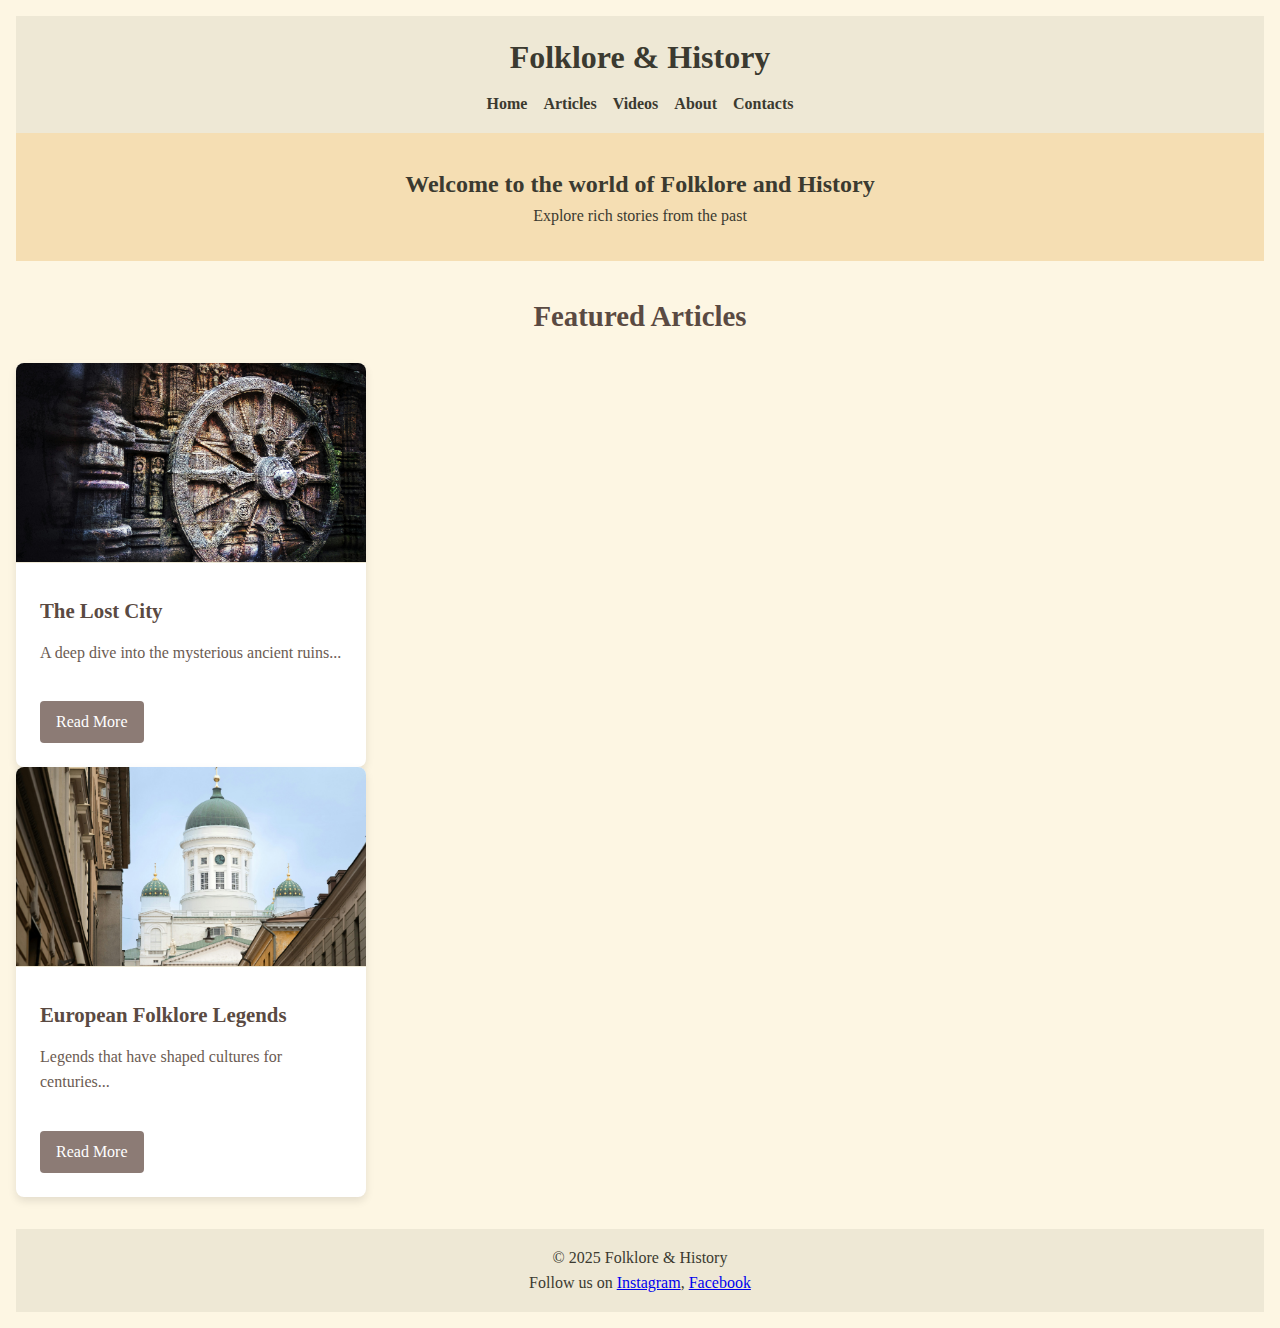
<file: index.html>
<!DOCTYPE html>
<html lang="en">
<head>
  <meta charset="UTF-8" />
  <meta name="viewport" content="width=device-width, initial-scale=1.0" />
  <title>Folklore & History</title>
  <link rel="stylesheet" href="css/style.css" />
</head>
<body>
  <header>
    <h1>Folklore & History</h1>
    <nav>
      <ul class="nav-links">
        <li><a href="index.html">Home</a></li>
        <li><a href="articles.html">Articles</a></li>
        <li><a href="videos.html">Videos</a></li>
        <li><a href="about.html">About</a></li>
        <li><a href="contacts.html">Contacts</a></li>
      </ul>
    </nav>
  </header>

  <main>
    <section class="hero">
      <h2>Welcome to the world of Folklore and History</h2>
      <p>Explore rich stories from the past</p>
    </section>

    <section class="featured">
      <h3>Featured Articles</h3>
      <div class="articles-container">
        <article class="card">
          <img src="images/ancient_ruins.jpg" alt="Ancient Ruins">
          <div class="card-content">
            <h4>The Lost City</h4>
            <p>A deep dive into the mysterious ancient ruins...</p>
            <a href="#" class="read-more">Read More</a>
          </div>
        </article>
        <article class="card">
          <img src="images/helsinki.jpg" alt="Folklore Image">
          <div class="card-content">
            <h4>European Folklore Legends</h4>
            <p>Legends that have shaped cultures for centuries...</p>
            <a href="#" class="read-more">Read More</a>
          </div>
        </article>
      </div>
    </section>
  </main>

  <footer>
    <p>&copy; 2025 Folklore & History</p>
    <p>Follow us on 
      <a href="#">Instagram</a>, 
      <a href="#">Facebook</a>
    </p>
  </footer>
</body>
</html>
</file>
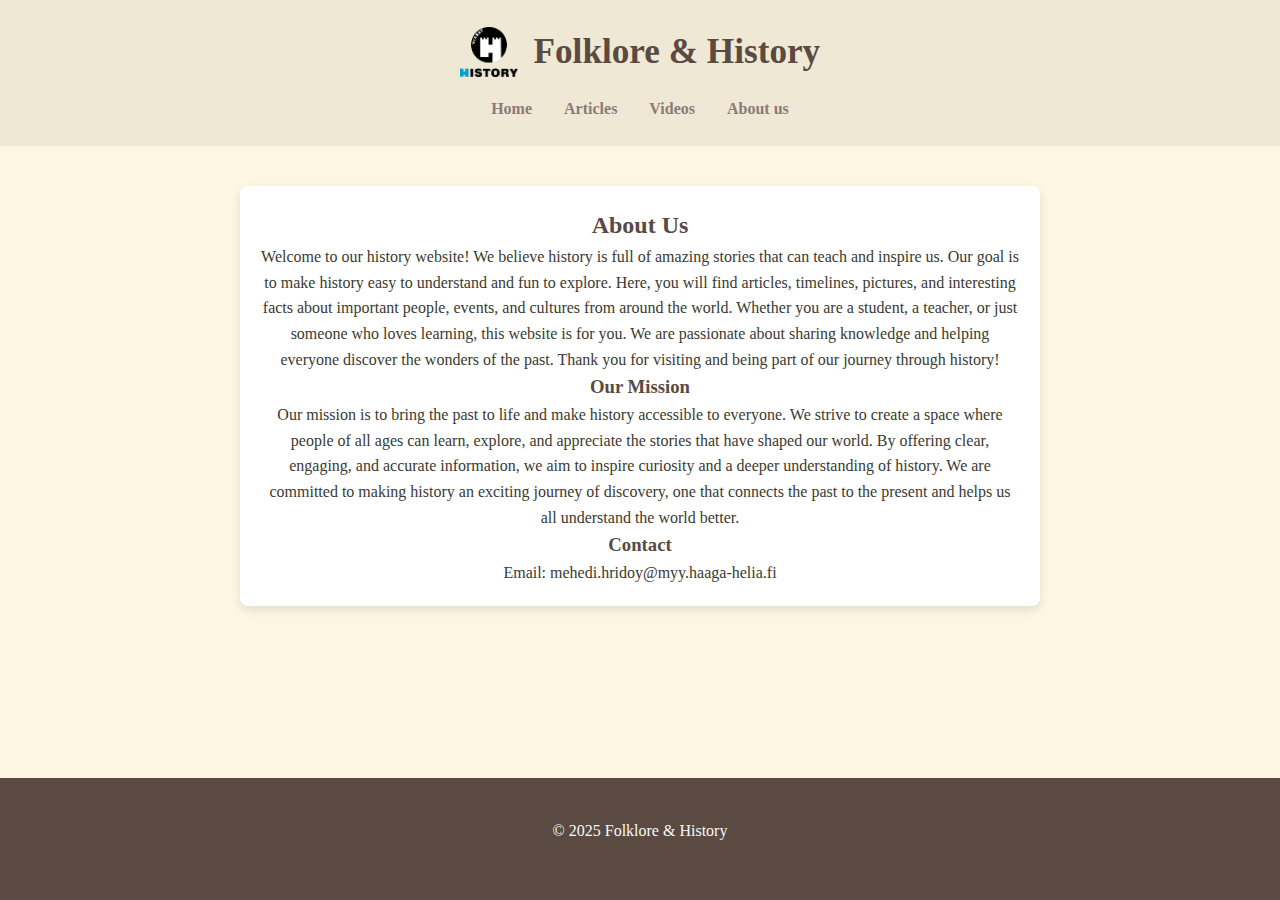
<file: about.html>
<!DOCTYPE html>
<html lang="en">
<head>
  <meta charset="UTF-8" />
  <meta name="viewport" content="width=device-width, initial-scale=1.0" />
  <title>About - Folklore & History</title>
  <link rel="stylesheet" href="css/baseStyle.css" />
  <link rel="stylesheet" href="css/AboutStyle.css">
</head>
<body>
  <header>
    <div class="logo-title">
      <img src="images/viasat-history-seeklogo.png" alt="Folklore & History Logo" class="logo">
      <h1>Folklore & History</h1>
    </div>
    <nav>
      <ul class="nav-links">
        <li><a href="index.html">Home</a></li>
        <li><a href="article_list.html">Articles</a></li>
        <li><a href="videos.html">Videos</a></li>
        <li><a href="about.html">About us</a></li>
        
      </ul>
    </nav>
  </header>

  <main>
    <section class="about">
      <h2>About Us</h2>
      <p>Welcome to our history website!
        We believe history is full of amazing stories that can teach and inspire us. Our goal is to make history easy to understand and fun to explore.
        
        Here, you will find articles, timelines, pictures, and interesting facts about important people, events, and cultures from around the world. Whether you are a student, a teacher, or just someone who loves learning, this website is for you.
        
        We are passionate about sharing knowledge and helping everyone discover the wonders of the past. Thank you for visiting and being part of our journey through history!</p>
      <h3>Our Mission</h3>
      <p>Our mission is to bring the past to life and make history accessible to everyone. We strive to create a space where people of all ages can learn, explore, and appreciate the stories that have shaped our world. By offering clear, engaging, and accurate information, we aim to inspire curiosity and a deeper understanding of history.

        We are committed to making history an exciting journey of discovery, one that connects the past to the present and helps us all understand the world better.</p>
      <h3>Contact</h3>
      <p>Email: mehedi.hridoy@myy.haaga-helia.fi</p>
    </section>
  </main>

  <footer>
    <p>&copy; 2025 Folklore & History</p>
  </footer>
</body>
</html>
</file>
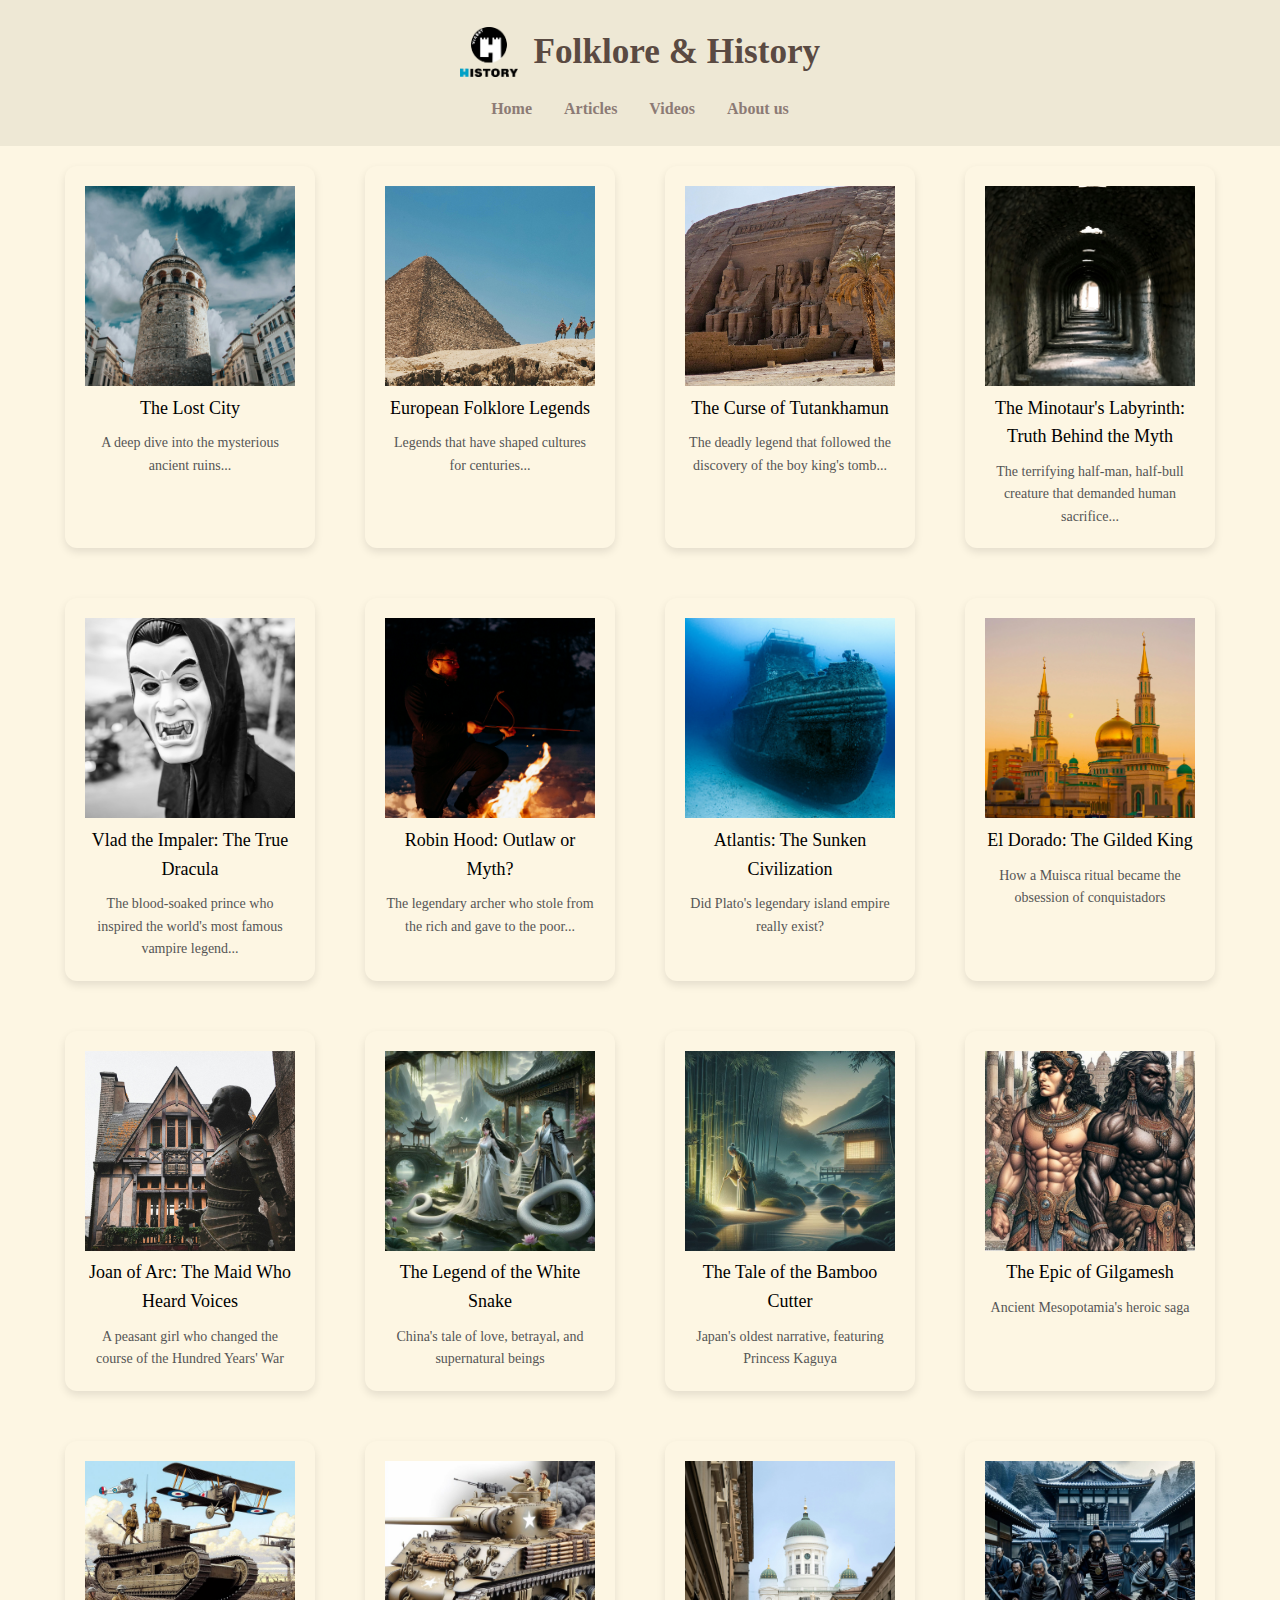
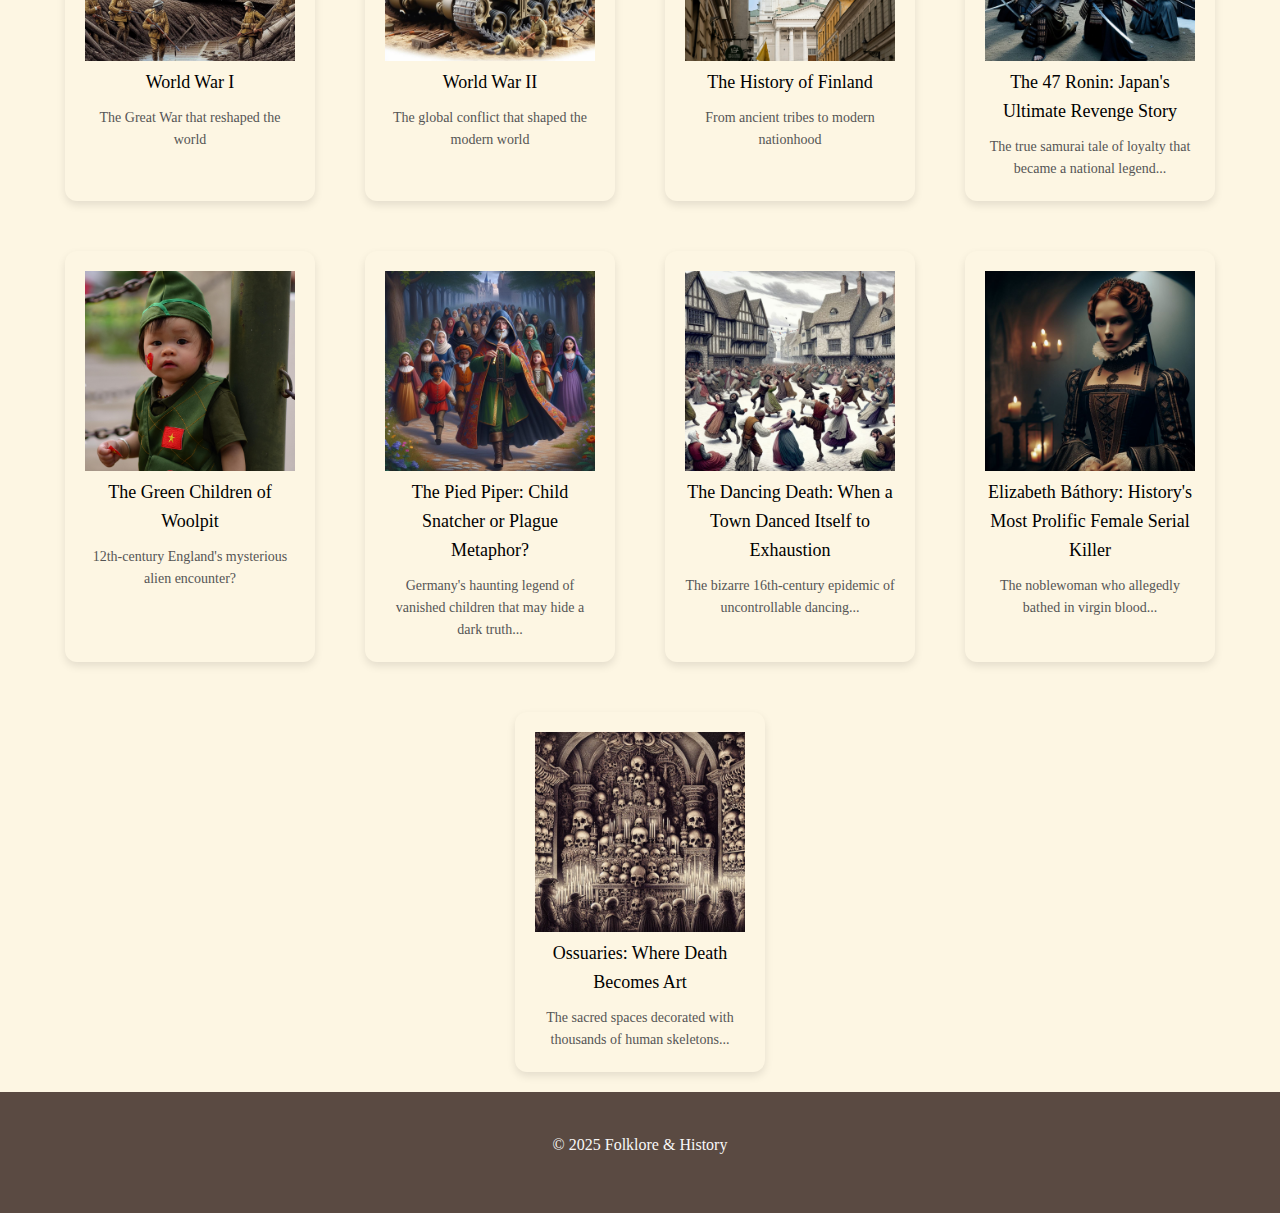
<file: article_list.html>
<!DOCTYPE html>
<html lang="en">

<!--From the head to the header, everything is similar on every page-->

<head>
  <meta charset="UTF-8">
  <title>Articles Page</title>
  <link rel="stylesheet" href="css/baseStyle.css">
  <link rel="stylesheet" href="css/articleListStyle.css">
</head>

<body>

  <header>
    <div class="logo-title">
      <img src="images/viasat-history-seeklogo.png" alt="Folklore & History Logo" class="logo">
      <h1>Folklore & History</h1>
    </div>
    <nav>
      <ul class="nav-links">
        <li><a href="index.html">Home</a></li>
        <li><a href="article_list.html">Articles</a></li>
        <li><a href="videos.html">Videos</a></li>
        <li><a href="about.html">About us</a></li>
       
      </ul>
    </nav>
  </header>

  <!--From here every page has different content-->

  <div class="card-container"> <!--I put every card in a single container, so that i can create a default style for everybody-->
    
    <a href="articles.html?id=0" class="card">
      <img src="images/oldCity.jpg" alt="Ancient stone ruins covered in moss" class="card-image">
      <div class="card-title">The Lost City</div>
      <div class="card-description">A deep dive into the mysterious ancient ruins...</div>
    </a>
    <a href="articles.html?id=1" class="card">
      <img src="images/pyramid.jpg" alt="Old Helsinki street with traditional buildings" class="card-image">
      <div class="card-title">European Folklore Legends</div>
      <div class="card-description">Legends that have shaped cultures for centuries...</div>
    </a>
    <a href="articles.html?id=2" class="card">
      <img src="images/tutenkham.jpg" alt="Golden mask of Tutankhamun in museum display" class="card-image">
      <div class="card-title">The Curse of Tutankhamun</div>
      <div class="card-description">The deadly legend that followed the discovery of the boy king's tomb...</div>
    </a>
    <a href="articles.html?id=3" class="card">
      <img src="images/labyrinth.jpg" alt="Ancient Knossos palace ruins with labyrinth patterns" class="card-image">
      <div class="card-title">The Minotaur's Labyrinth: Truth Behind the Myth</div>
      <div class="card-description">The terrifying half-man, half-bull creature that demanded human sacrifice...</div>
    </a>
    <a href="articles.html?id=4" class="card">
      <img src="images/dracula.jpg" alt="Medieval painting of Vlad III Dracula" class="card-image">
      <div class="card-title">Vlad the Impaler: The True Dracula</div>
      <div class="card-description">The blood-soaked prince who inspired the world's most famous vampire legend...</div>
    </a>
    <a href="articles.html?id=5" class="card">
      <img src="images/robin.jpg" alt="Medieval illustration of Robin Hood with longbow in Sherwood Forest" class="card-image">
      <div class="card-title">Robin Hood: Outlaw or Myth?</div>
      <div class="card-description">The legendary archer who stole from the rich and gave to the poor...</div>
    </a>
    <a href="articles.html?id=6" class="card">
      <img src="images/atlantis.jpg" alt="Artistic depiction of Atlantis with concentric rings" class="card-image">
      <div class="card-title">Atlantis: The Sunken Civilization</div>
      <div class="card-description">Did Plato's legendary island empire really exist?</div>
    </a>
    <a href="articles.html?id=7" class="card">
      <img src="images/eldorado.jpg" alt="Golden Muisca raft artifact from Colombia" class="card-image">
      <div class="card-title">El Dorado: The Gilded King</div>
      <div class="card-description">How a Muisca ritual became the obsession of conquistadors</div>
    </a>
    <a href="articles.html?id=8" class="card">
      <img src="images/joan.jpg" alt="Medieval painting of Joan of Arc in armor" class="card-image">
      <div class="card-title">Joan of Arc: The Maid Who Heard Voices</div>
      <div class="card-description">A peasant girl who changed the course of the Hundred Years' War</div>
    </a>
    <a href="articles.html?id=9" class="card">
      <img src="images/whitesnake.jpg" alt="Illustration of the White Snake" class="card-image">
      <div class="card-title">The Legend of the White Snake</div>
      <div class="card-description">China's tale of love, betrayal, and supernatural beings</div>
    </a>
    <a href="articles.html?id=10" class="card">
      <img src="images/bamboo.jpg" alt="Illustration of Princess Kaguya" class="card-image">
      <div class="card-title">The Tale of the Bamboo Cutter</div>
      <div class="card-description">Japan's oldest narrative, featuring Princess Kaguya</div>
    </a>
    <a href="articles.html?id=11" class="card">
      <img src="images/gilgamesh.jpg" alt="Ancient tablet depicting Gilgamesh" class="card-image">
      <div class="card-title">The Epic of Gilgamesh</div>
      <div class="card-description">Ancient Mesopotamia's heroic saga</div>
    </a>
    <a href="articles.html?id=12" class="card">
      <img src="images/warone.jpg" alt="Soldiers in trenches during World War I" class="card-image">
      <div class="card-title">World War I</div>
      <div class="card-description">The Great War that reshaped the world</div>
    </a>
    <a href="articles.html?id=13" class="card">
      <img src="images/worldwar.jpg" alt="Soldiers storming Normandy beaches during World War II" class="card-image">
      <div class="card-title">World War II</div>
      <div class="card-description">The global conflict that shaped the modern world</div>
    </a>
    <a href="articles.html?id=14" class="card">
      <img src="images/helsinki.jpg" alt="Finnish landscape with historical landmarks" class="card-image">
      <div class="card-title">The History of Finland</div>
      <div class="card-description">From ancient tribes to modern nationhood</div>
    </a>
    <a href="articles.html?id=15" class="card">
      <img src="images/japan.jpg" alt="Woodblock print of the 47 ronin attacking Kira's mansion" class="card-image">
      <div class="card-title">The 47 Ronin: Japan's Ultimate Revenge Story</div>
      <div class="card-description">The true samurai tale of loyalty that became a national legend...</div>
    </a>
    <a href="articles.html?id=16" class="card">
      <img src="images/green.jpg" alt="Medieval manuscript showing green-skinned children" class="card-image">
      <div class="card-title">The Green Children of Woolpit</div>
      <div class="card-description">12th-century England's mysterious alien encounter?</div>
    </a>
    <a href="articles.html?id=17" class="card">
      <img src="images/piedpiper.jpg" alt="Medieval fresco of the Pied Piper leading children" class="card-image">
      <div class="card-title">The Pied Piper: Child Snatcher or Plague Metaphor?</div>
      <div class="card-description">Germany's haunting legend of vanished children that may hide a dark truth...</div>
    </a>
    <a href="articles.html?id=18" class="card">
      <img src="images/dancing-plague.jpg" alt="Historic woodcut of people dancing wildly in streets" class="card-image">
      <div class="card-title">The Dancing Death: When a Town Danced Itself to Exhaustion</div>
      <div class="card-description">The bizarre 16th-century epidemic of uncontrollable dancing...</div>
    </a>
    <a href="articles.html?id=19" class="card">
      <img src="images/elizabeth.jpg" alt="Portrait of Countess Elizabeth Báthory in 17th century dress" class="card-image">
      <div class="card-title">Elizabeth Báthory: History's Most Prolific Female Serial Killer</div>
      <div class="card-description">The noblewoman who allegedly bathed in virgin blood...</div>
    </a>
    <a href="articles.html?id=20" class="card">
      <img src="images/osaries.jpg" alt="Chandelier made of human bones in Sedlec Ossuary" class="card-image">
      <div class="card-title">Ossuaries: Where Death Becomes Art</div>
      <div class="card-description">The sacred spaces decorated with thousands of human skeletons...</div>
    </a>
  </div>
  <footer>
    <p>&copy; 2025 Folklore & History</p>
  </footer>
</body>

</html>
</file>
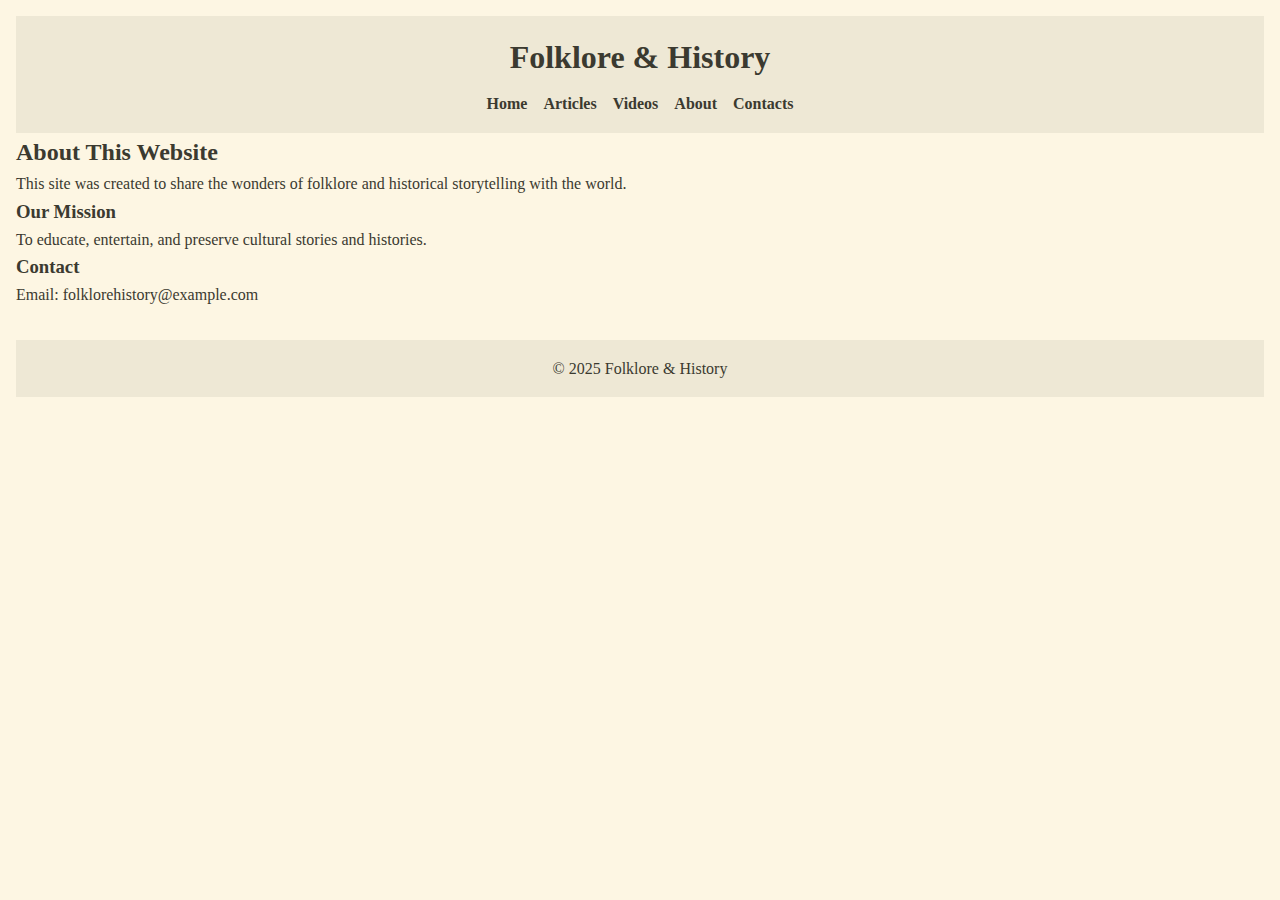
<file: contacts.html>
<!DOCTYPE html>
<html lang="en">
<head>
  <meta charset="UTF-8" />
  <meta name="viewport" content="width=device-width, initial-scale=1.0" />
  <title>About - Folklore & History</title>
  <link rel="stylesheet" href="css/style.css" />
</head>
<body>
  <header>
    <h1>Folklore & History</h1>
    <nav>
      <ul class="nav-links">
        <li><a href="index.html">Home</a></li>
        <li><a href="articles.html">Articles</a></li>
        <li><a href="videos.html">Videos</a></li>
        <li><a href="about.html">About</a></li>
        <li><a href="contacts.html">Contacts</a></li>
      </ul>
    </nav>
  </header>

  <main>
    <section class="about">
      <h2>About This Website</h2>
      <p>This site was created to share the wonders of folklore and historical storytelling with the world.</p>
      <h3>Our Mission</h3>
      <p>To educate, entertain, and preserve cultural stories and histories.</p>
      <h3>Contact</h3>
      <p>Email: folklorehistory@example.com</p>
    </section>
  </main>

  <footer>
    <p>&copy; 2025 Folklore & History</p>
  </footer>
</body>
</html>
</file>
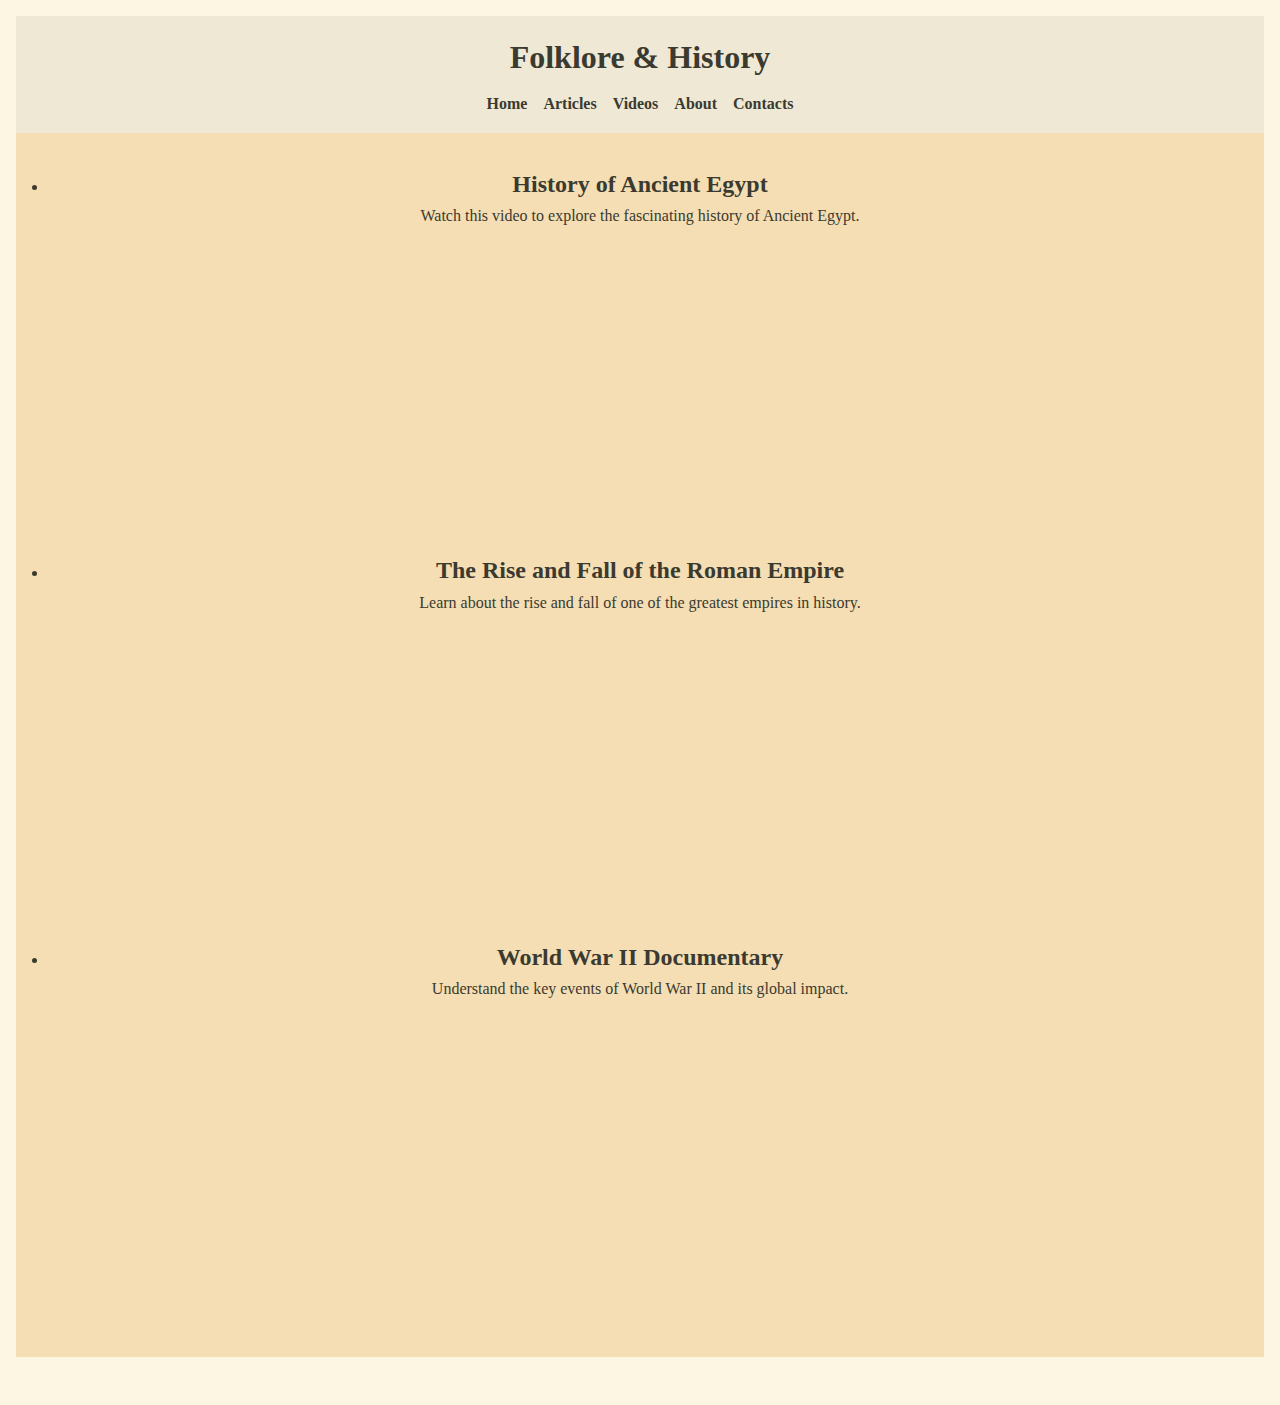
<file: videos.html>
<!DOCTYPE html>
<html lang="en">
<head>
  <meta charset="UTF-8" />
  <meta name="viewport" content="width=device-width, initial-scale=1.0" />
  <title>YouTube Videos List</title>
  <link rel="stylesheet" href="css/style.css" />
</head>
<body>
  <header>
    <h1>Folklore & History</h1>
    <nav>
      <ul class="nav-links">
        <li><a href="index.html">Home</a></li>
        <li><a href="articles.html">Articles</a></li>
        <li><a href="videos.html">Videos</a></li>
        <li><a href="about.html">About</a></li>
        <li><a href="contacts.html">Contacts</a></li>
      </ul>
    </nav>
  </header>

  <main>
    <section class="hero">
      <ul class="iframe-list">
        <li class="iframe-item">
          <h2>History of Ancient Egypt</h2>
          <p>Watch this video to explore the fascinating history of Ancient Egypt.</p>
          <iframe width="560" height="315" src="https://www.youtube.com/embed/SPMBwSH3e58" title="Ancient Egypt" frameborder="0" allow="accelerometer; autoplay; clipboard-write; encrypted-media; gyroscope; picture-in-picture" allowfullscreen></iframe>
        </li>

        <li class="iframe-item">
          <h2>The Rise and Fall of the Roman Empire</h2>
          <p>Learn about the rise and fall of one of the greatest empires in history.</p>
          <iframe width="560" height="315" src="https://www.youtube.com/embed/0LsrkWDCvxg" title="Roman Empire" frameborder="0" allow="accelerometer; autoplay; clipboard-write; encrypted-media; gyroscope; picture-in-picture" allowfullscreen></iframe>
        </li>

        <li class="iframe-item">
          <h2>World War II Documentary</h2>
          <p>Understand the key events of World War II and its global impact.</p>
          <iframe width="560" height="315" src="https://www.youtube.com/embed/ha1NneZGm7A" title="WWII Documentary" frameborder="0" allow="accelerometer; autoplay; clipboard-write; encrypted-media; gyroscope; picture-in-picture" allowfullscreen></iframe>
        </li>
      </ul>
    </section>
  </main>
</body>
</html>
</file>
<file: css/baseStyle.css>
/* This is the default style of every pages */

* {
  margin: 0;
  padding: 0;
  box-sizing: border-box;
}


body {
  font-family: 'Georgia', serif;
  background-color: #fdf6e3;
  color: #3b3a30;
  line-height: 1.6;
  min-height: 100vh;
  display: flex;
  flex-direction: column;
}

h1, h2, h3, h4 {
  font-family: 'Palatino Linotype', 'Book Antiqua', Palatino, serif;
  color: #5a4a42;
}

a {
  color: #8c7b75;
  text-decoration: none;
}

a:hover {
  color: #5a4a42;
}


/* HEADER & NAVIGATION */

header {
  background-color: #eee8d5;
  padding: 1.5rem 0;
  text-align: center;
}

.logo-title {
  display: flex;
  align-items: center;
  justify-content: center;
  gap: 1rem;
  margin-bottom: 1rem;
}

.logo {
  height: 50px;
  width: auto;
}

header h1 {
  font-size: 2.2rem;
  margin-bottom: 0;
}

.nav-links {
  list-style: none;
  display: flex;
  justify-content: center;
  flex-wrap: wrap;
  gap: 1rem;
  margin-top: 1rem;
}

.nav-links a {
  font-weight: bold;
  padding: 0.5rem;
}


/* FOOTER */

footer {
  background-color: #5a4a42;
  color: #f8f8f8;
  padding: 2.5rem 0;
  text-align: center;
  margin-top: auto;
}

footer p {
  margin-bottom: 1rem;
}


/* RESPONSIVE ADJUSTMENTS */


@media (max-width: 768px) {
  header h1 {
    font-size: 1.8rem;
  }
}

@media (max-width: 480px) {
  .logo-title {
    flex-direction: column;
    gap: 0.5rem;
  }
  
  .logo {
    height: 40px;
  }
  
  header h1 {
    font-size: 1.5rem;
  }
  
  .nav-links {
    flex-direction: column;
    gap: 0.5rem;
  }
  
  .footer-links {
    flex-direction: column;
  }
  
  .footer-bottom {
    flex-direction: column;
    align-items: center;
  }
}
</file>
<file: css/AboutStyle.css>
/* The white background container */
.about {
    max-width: 800px;
    margin: 40px auto; /* Centers the section horizontally */
    padding: 20px;
    background-color: #fff; /* Optional: adds a white background */
    border-radius: 8px;      /* Optional: soft corners */
    box-shadow: 0 4px 10px rgba(0, 0, 0, 0.1); /* Optional: soft shadow */
    text-align: center; /* Optional: center the text inside */
  }
</file>
<file: css/articleListStyle.css>
.card-container {
    display: flex;
    flex-wrap: wrap;
    gap: 50px;
    justify-content: center;
    margin-top: 20px;
    margin-bottom: 20px;
  }

  .card {
    display: block;
    background: #fdf6e3;;
    width: 250px;
    padding: 20px;
    border-radius: 12px;
    box-shadow: 0 4px 8px rgba(0, 0, 0, 0.1);
    text-align: center;
    text-decoration: none;
    color: black;
    transition: transform 0.2s, box-shadow 0.2s;
  }

  .card:hover {
    transform: translateY(-5px);
    box-shadow: 0 8px 16px rgba(0, 0, 0, 0.2);
  }

  /* Every Card title's style */

  .card-title {
    font-size: 18px;
    margin-bottom: 10px;
  }
/* Every Card description's style */
  .card-description {
    font-size: 14px;
    color: #555;
  }
/* Every Card image's style */
  .card-image {
    width: 100%;
    height: 200px;
    object-fit: cover;
  }
</file>
<file: css/style.css>
/* Reset + Base Styles */
* {
    margin: 0;
    padding: 0;
    box-sizing: border-box;
  }
  
  body {
    font-family: 'Georgia', serif;
    background-color: #fdf6e3;
    color: #3b3a30;
    line-height: 1.6;
    padding: 1rem;
  }
  
  header {
    background-color: #eee8d5;
    padding: 1rem 0;
    text-align: center;
  }
  
  nav .nav-links {
    list-style: none;
    display: flex;
    justify-content: center;
    flex-wrap: wrap;
    gap: 1rem;
    margin-top: 0.5rem;
  }
  
  nav a {
    text-decoration: none;
    color: #3b3a30;
    font-weight: bold;
  }
  
  .hero {
    background-color: #f5deb3;
    padding: 2rem;
    text-align: center;
    margin-bottom: 2rem;
  }
  
  /* Featured Articles - Card View Styles */
  .featured {
    margin: 2rem 0;
  }
  
  .featured h3 {
    text-align: center;
    font-size: 1.8rem;
    margin-bottom: 1.5rem;
    color: #5a4a42;
  }
  
  .featured-articles-container {
    display: flex;
    flex-wrap: wrap;
    justify-content: center;
    gap: 1.5rem;
    max-width: 1200px;
    margin: 0 auto;
  }
  
  .featured article {
    background-color: #fff;
    border-radius: 8px;
    overflow: hidden;
    box-shadow: 0 4px 8px rgba(0, 0, 0, 0.1);
    transition: transform 0.3s ease, box-shadow 0.3s ease;
    width: 100%;
    max-width: 350px;
  }
  
  .featured article:hover {
    transform: translateY(-5px);
    box-shadow: 0 8px 16px rgba(0, 0, 0, 0.15);
  }
  
  .featured img {
    width: 100%;
    height: 200px;
    object-fit: cover;
    border-bottom: 1px solid #eee8d5;
  }
  
  .featured article > div {
    padding: 1.5rem;
  }
  
  .featured article h4 {
    color: #5a4a42;
    margin-bottom: 0.75rem;
    font-size: 1.3rem;
  }
  
  .featured article p {
    color: #6b5b52;
    margin-bottom: 1.25rem;
  }
  
  .featured .read-more {
    display: inline-block;
    padding: 0.5rem 1rem;
    background-color: #8c7b75;
    color: #fff;
    text-decoration: none;
    border-radius: 4px;
    transition: background-color 0.3s ease;
  }
  
  .featured .read-more:hover {
    background-color: #6b5b52;
  }
  
  /* Regular Articles (keeping your original style) */
  .articles {
    margin: 1rem 0;
  }
  
  .articles article {
    background-color: #fff;
    margin-bottom: 1rem;
    padding: 1rem;
    border-radius: 5px;
  }
  
  .articles img {
    width: 100%;
    border-radius: 5px;
    margin-bottom: 0.5rem;
  }
  
  footer {
    background-color: #eee8d5;
    text-align: center;
    padding: 1rem;
    margin-top: 2rem;
  }
  
  /* Responsive Styles */
  @media (min-width: 768px) {
    .articles {
      display: grid;
      grid-template-columns: 1fr 1fr;
      gap: 1rem;
    }
    
    /* Featured articles already responsive through flexbox */
  }
  
  @media (min-width: 1024px) {
    .articles {
      grid-template-columns: 1fr 1fr 1fr;
    }
    
    .featured-articles-container {
      gap: 2rem;
    }
  }





  /* Article Content Styles */
.article-full {
    padding-top: 1rem;
  }
  
  .article-full h5 {
    font-size: 1.2rem;
    margin: 1.5rem 0 0.5rem;
    color: #5a4a42;
  }
  
  .article-full p {
    margin-bottom: 1rem;
    line-height: 1.6;
  }
  
  .article-full img.article-image {
    max-width: 100%;
    height: auto;
    margin: 1rem 0;
    border-radius: 4px;
    border: 1px solid #ddd;
  }
  
  .article-full blockquote {
    border-left: 3px solid #8c7b75;
    padding-left: 1rem;
    margin: 1.5rem 0;
    font-style: italic;
    color: #6b5b52;
  }
  
  .read-more {
    background-color: #8c7b75;
    color: white;
    border: none;
    padding: 0.5rem 1rem;
    border-radius: 4px;
    cursor: pointer;
    margin-top: 1rem;
    transition: background-color 0.3s;
    font-family: 'Georgia', serif;
  }
  
  .read-more:hover {
    background-color: #6b5b52;
  }
</file>
